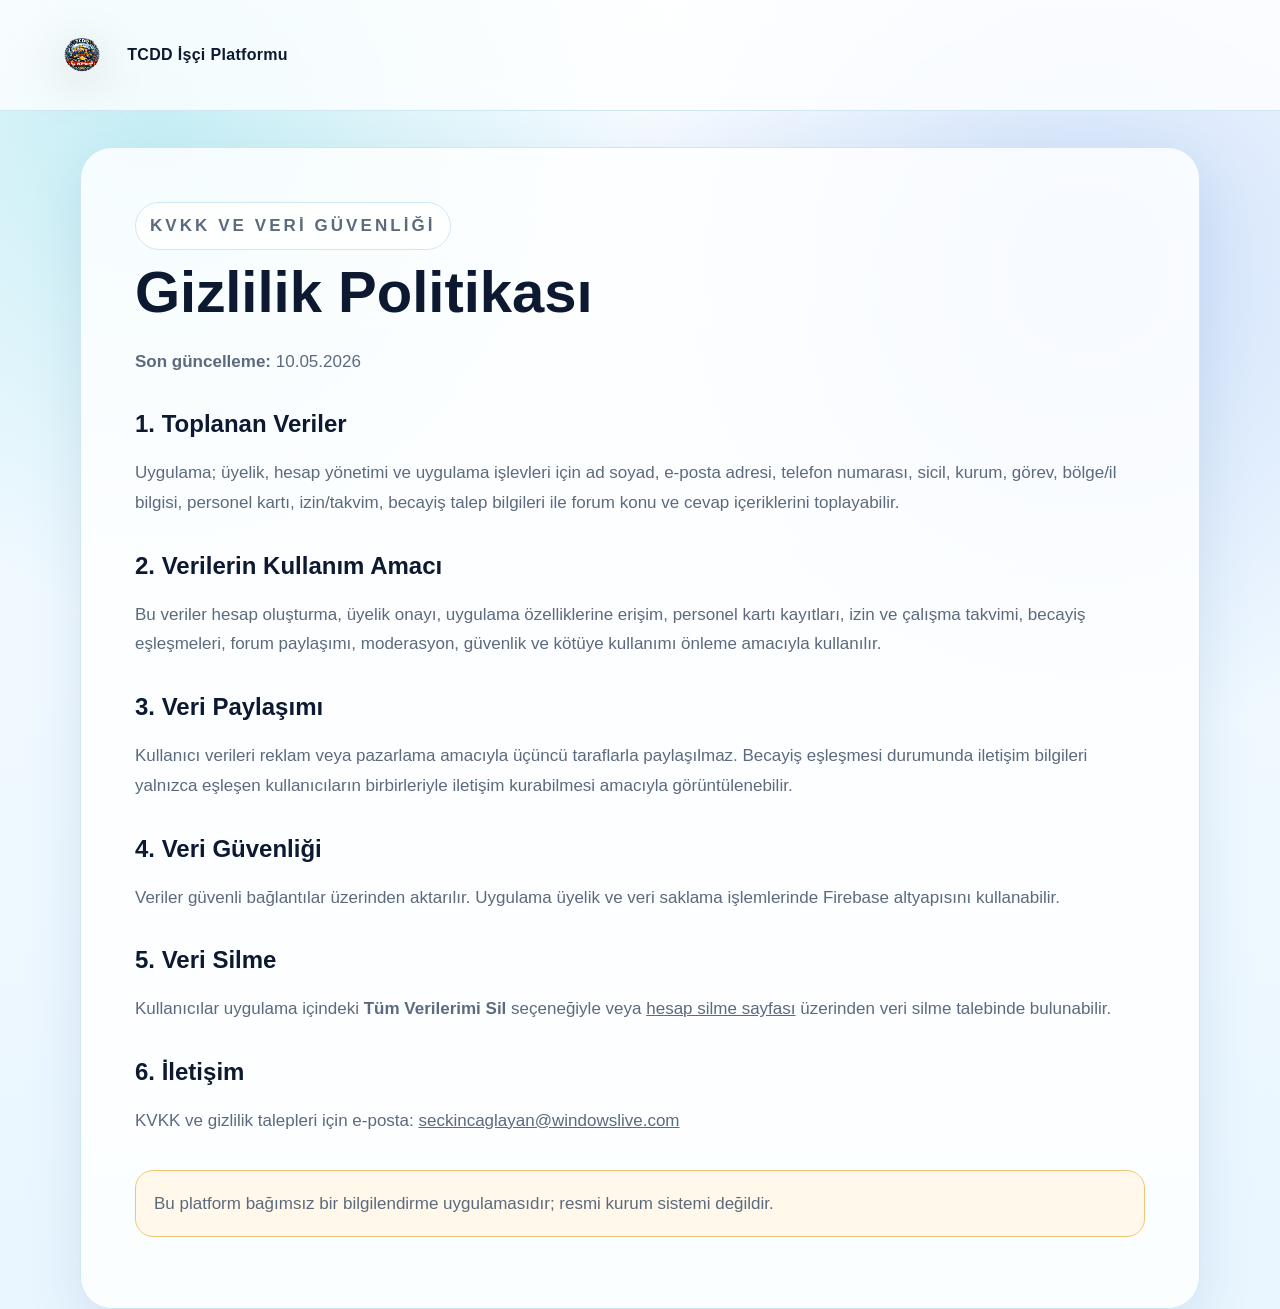
<file: gizlilik-politikasi/index.html>
<!doctype html>
<html lang="tr">
<head>
  <meta charset="utf-8">
  <meta name="viewport" content="width=device-width, initial-scale=1">
  <title>Gizlilik Politikası - TCDD İşçi Platformu</title>
  <meta name="description" content="TCDD İşçi Platformu gizlilik politikası ve KVKK bilgilendirmesi.">
  <link rel="canonical" href="https://www.demiryolcu.com.tr/gizlilik-politikasi">
  <link rel="stylesheet" href="../site.css">
</head>
<body class="page">
  <header class="simple-header">
    <a class="brand" href="../">
      <img src="../assets/platform_logo.png" alt="TCDD İşçi Platformu logosu">
      <span>TCDD İşçi Platformu</span>
    </a>
  </header>

  <main class="content-card">
    <p class="eyebrow">KVKK ve veri güvenliği</p>
    <h1>Gizlilik Politikası</h1>
    <p><strong>Son güncelleme:</strong> 10.05.2026</p>

    <h2>1. Toplanan Veriler</h2>
    <p>Uygulama; üyelik, hesap yönetimi ve uygulama işlevleri için ad soyad, e-posta adresi, telefon numarası, sicil, kurum, görev, bölge/il bilgisi, personel kartı, izin/takvim, becayiş talep bilgileri ile forum konu ve cevap içeriklerini toplayabilir.</p>

    <h2>2. Verilerin Kullanım Amacı</h2>
    <p>Bu veriler hesap oluşturma, üyelik onayı, uygulama özelliklerine erişim, personel kartı kayıtları, izin ve çalışma takvimi, becayiş eşleşmeleri, forum paylaşımı, moderasyon, güvenlik ve kötüye kullanımı önleme amacıyla kullanılır.</p>

    <h2>3. Veri Paylaşımı</h2>
    <p>Kullanıcı verileri reklam veya pazarlama amacıyla üçüncü taraflarla paylaşılmaz. Becayiş eşleşmesi durumunda iletişim bilgileri yalnızca eşleşen kullanıcıların birbirleriyle iletişim kurabilmesi amacıyla görüntülenebilir.</p>

    <h2>4. Veri Güvenliği</h2>
    <p>Veriler güvenli bağlantılar üzerinden aktarılır. Uygulama üyelik ve veri saklama işlemlerinde Firebase altyapısını kullanabilir.</p>

    <h2>5. Veri Silme</h2>
    <p>Kullanıcılar uygulama içindeki <strong>Tüm Verilerimi Sil</strong> seçeneğiyle veya <a href="../hesap-silme">hesap silme sayfası</a> üzerinden veri silme talebinde bulunabilir.</p>

    <h2>6. İletişim</h2>
    <p>KVKK ve gizlilik talepleri için e-posta: <a href="mailto:seckincaglayan@windowslive.com">seckincaglayan@windowslive.com</a></p>

    <p class="legal-note">Bu platform bağımsız bir bilgilendirme uygulamasıdır; resmi kurum sistemi değildir.</p>
  </main>
</body>
</html>
</file>
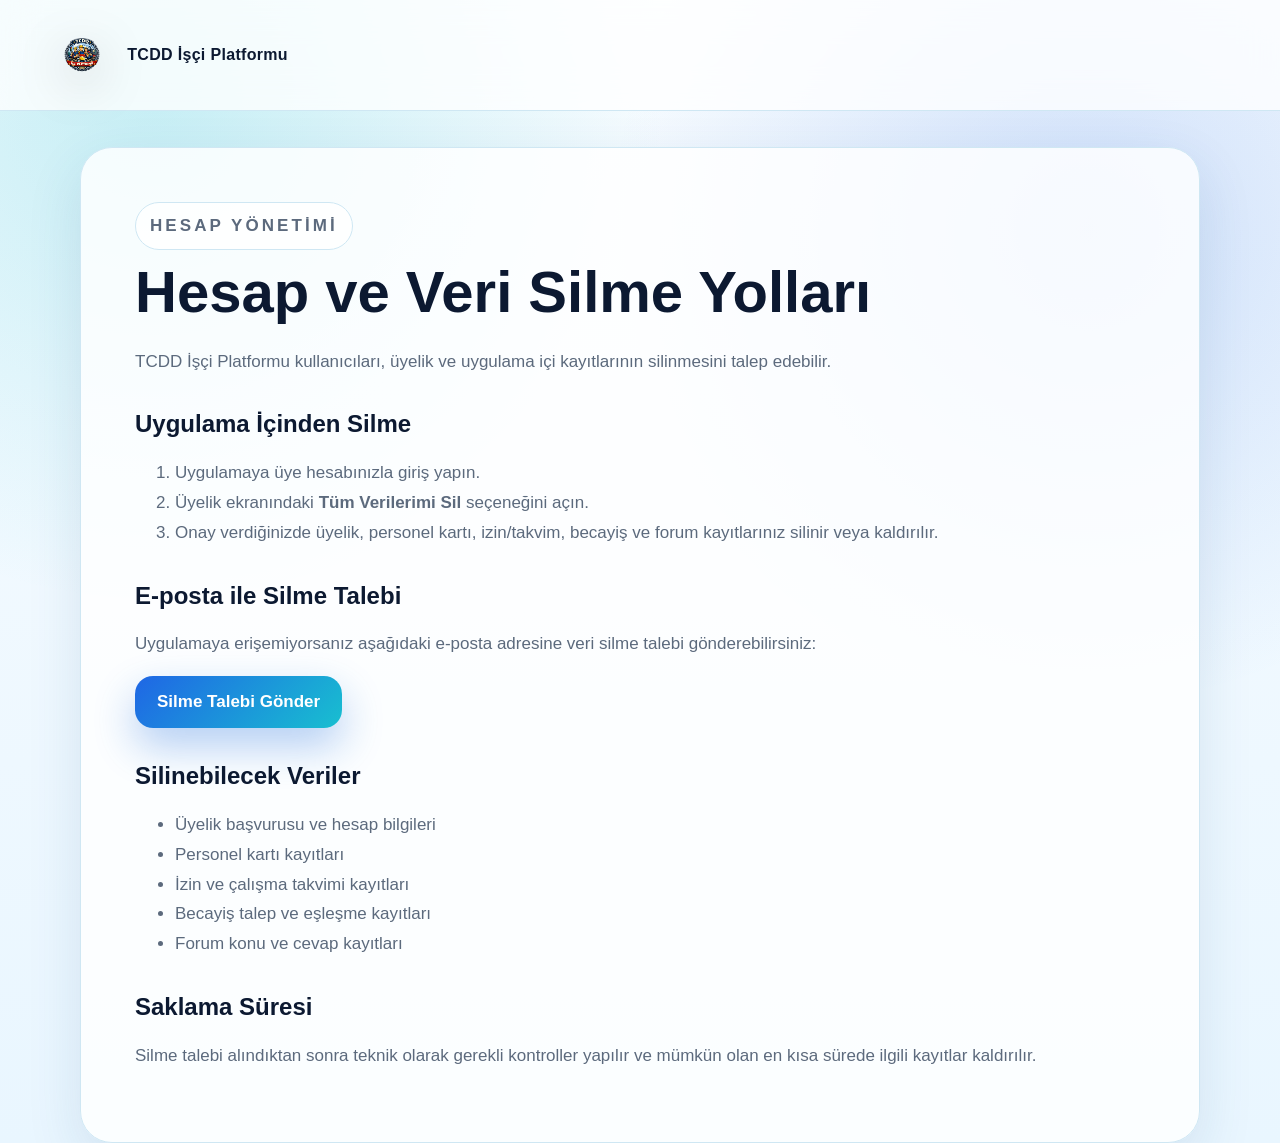
<file: hesap-silme/index.html>
<!doctype html>
<html lang="tr">
<head>
  <meta charset="utf-8">
  <meta name="viewport" content="width=device-width, initial-scale=1">
  <title>Hesap ve Veri Silme - TCDD İşçi Platformu</title>
  <meta name="description" content="TCDD İşçi Platformu hesap silme ve veri silme talep yolları.">
  <link rel="canonical" href="https://www.demiryolcu.com.tr/hesap-silme">
  <link rel="stylesheet" href="../site.css">
</head>
<body class="page">
  <header class="simple-header">
    <a class="brand" href="../">
      <img src="../assets/platform_logo.png" alt="TCDD İşçi Platformu logosu">
      <span>TCDD İşçi Platformu</span>
    </a>
  </header>

  <main class="content-card">
    <p class="eyebrow">Hesap yönetimi</p>
    <h1>Hesap ve Veri Silme Yolları</h1>
    <p>TCDD İşçi Platformu kullanıcıları, üyelik ve uygulama içi kayıtlarının silinmesini talep edebilir.</p>

    <h2>Uygulama İçinden Silme</h2>
    <ol>
      <li>Uygulamaya üye hesabınızla giriş yapın.</li>
      <li>Üyelik ekranındaki <strong>Tüm Verilerimi Sil</strong> seçeneğini açın.</li>
      <li>Onay verdiğinizde üyelik, personel kartı, izin/takvim, becayiş ve forum kayıtlarınız silinir veya kaldırılır.</li>
    </ol>

    <h2>E-posta ile Silme Talebi</h2>
    <p>Uygulamaya erişemiyorsanız aşağıdaki e-posta adresine veri silme talebi gönderebilirsiniz:</p>
    <p><a class="button primary inline" href="mailto:seckincaglayan@windowslive.com?subject=TCDD%20%C4%B0%C5%9F%C3%A7i%20Platformu%20Hesap%20Silme%20Talebi">Silme Talebi Gönder</a></p>

    <h2>Silinebilecek Veriler</h2>
    <ul>
      <li>Üyelik başvurusu ve hesap bilgileri</li>
      <li>Personel kartı kayıtları</li>
      <li>İzin ve çalışma takvimi kayıtları</li>
      <li>Becayiş talep ve eşleşme kayıtları</li>
      <li>Forum konu ve cevap kayıtları</li>
    </ul>

    <h2>Saklama Süresi</h2>
    <p>Silme talebi alındıktan sonra teknik olarak gerekli kontroller yapılır ve mümkün olan en kısa sürede ilgili kayıtlar kaldırılır.</p>
  </main>
</body>
</html>
</file>
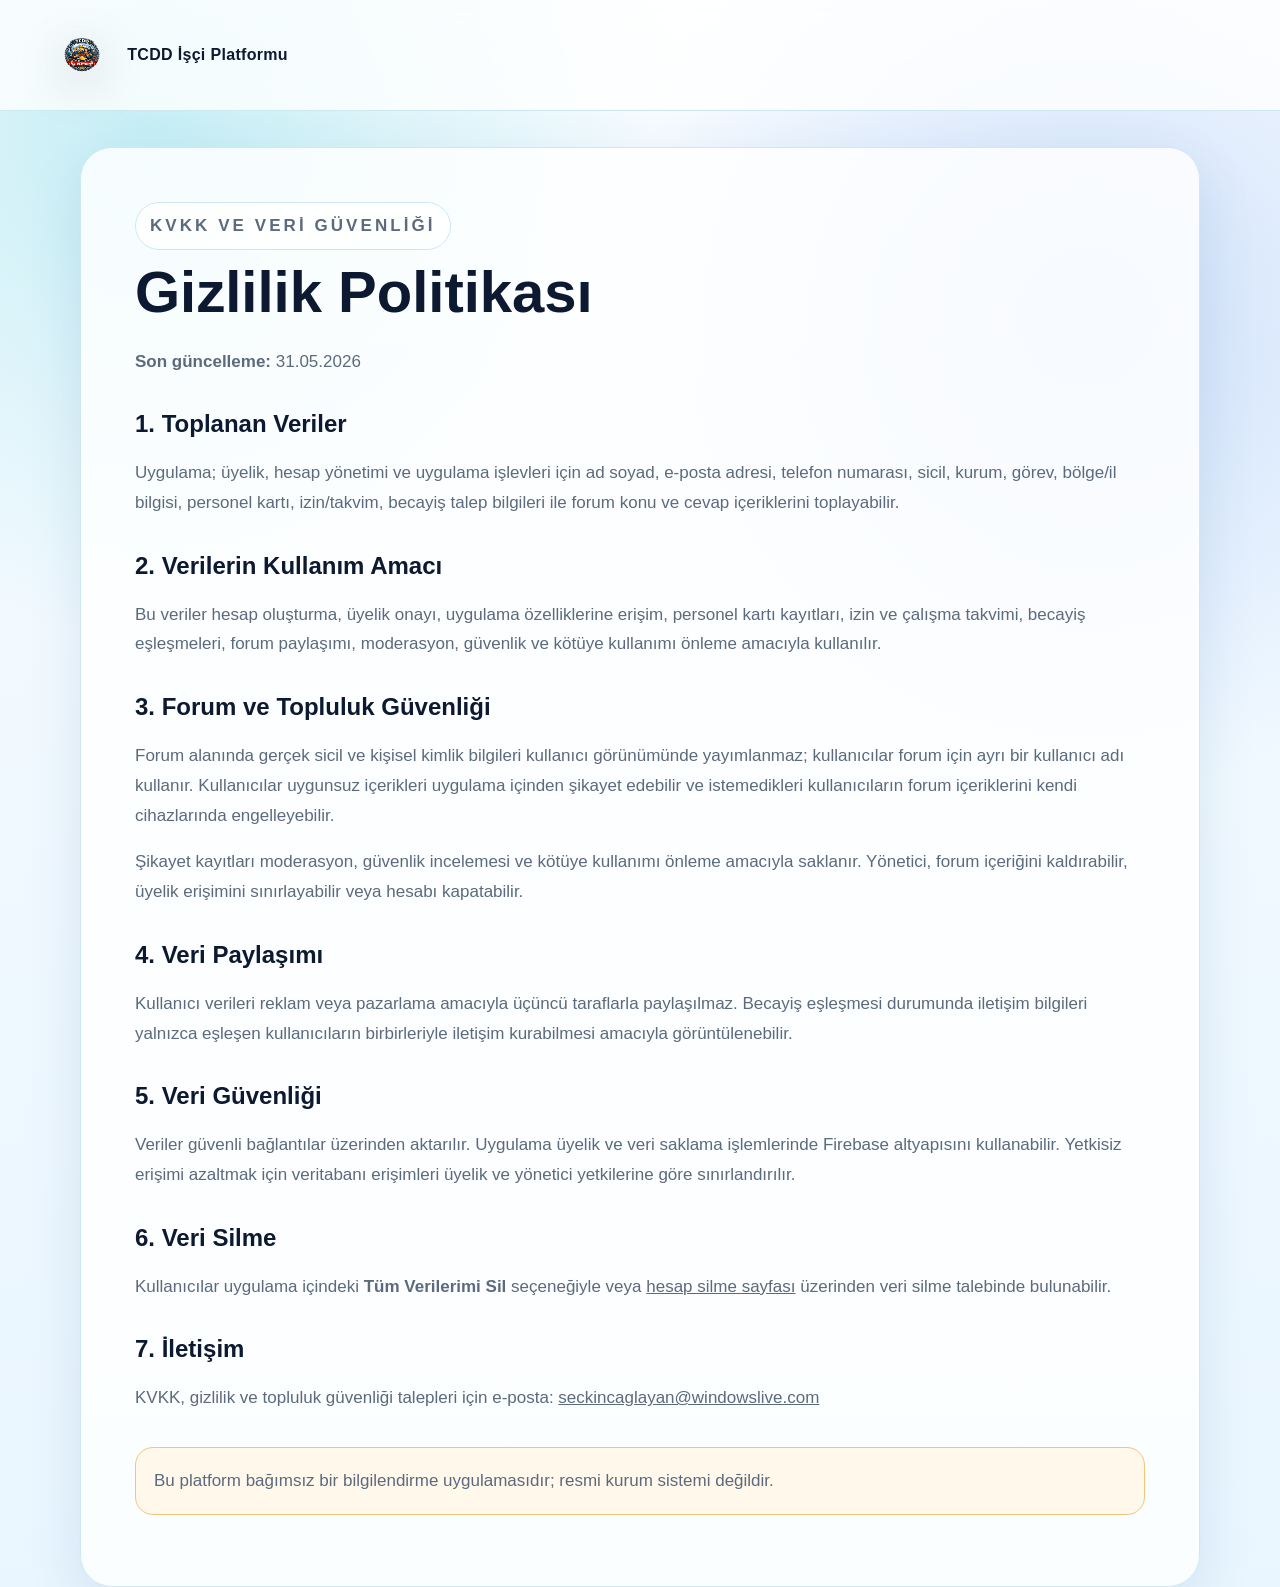
<file: gizlilik-politikasi.html>
<!doctype html>
<html lang="tr">
<head>
  <meta charset="utf-8">
  <meta name="viewport" content="width=device-width, initial-scale=1">
  <title>Gizlilik Politikası - TCDD İşçi Platformu</title>
  <meta name="description" content="TCDD İşçi Platformu gizlilik politikası, KVKK bilgilendirmesi ve topluluk güvenliği.">
  <link rel="canonical" href="https://www.demiryolcu.com.tr/gizlilik-politikasi">
  <link rel="stylesheet" href="site.css">
</head>
<body class="page">
  <header class="simple-header">
    <a class="brand" href="./">
      <img src="assets/platform_logo.png" alt="TCDD İşçi Platformu logosu">
      <span>TCDD İşçi Platformu</span>
    </a>
  </header>

  <main class="content-card">
    <p class="eyebrow">KVKK ve veri güvenliği</p>
    <h1>Gizlilik Politikası</h1>
    <p><strong>Son güncelleme:</strong> 31.05.2026</p>

    <h2>1. Toplanan Veriler</h2>
    <p>Uygulama; üyelik, hesap yönetimi ve uygulama işlevleri için ad soyad, e-posta adresi, telefon numarası, sicil, kurum, görev, bölge/il bilgisi, personel kartı, izin/takvim, becayiş talep bilgileri ile forum konu ve cevap içeriklerini toplayabilir.</p>

    <h2>2. Verilerin Kullanım Amacı</h2>
    <p>Bu veriler hesap oluşturma, üyelik onayı, uygulama özelliklerine erişim, personel kartı kayıtları, izin ve çalışma takvimi, becayiş eşleşmeleri, forum paylaşımı, moderasyon, güvenlik ve kötüye kullanımı önleme amacıyla kullanılır.</p>

    <h2>3. Forum ve Topluluk Güvenliği</h2>
    <p>Forum alanında gerçek sicil ve kişisel kimlik bilgileri kullanıcı görünümünde yayımlanmaz; kullanıcılar forum için ayrı bir kullanıcı adı kullanır. Kullanıcılar uygunsuz içerikleri uygulama içinden şikayet edebilir ve istemedikleri kullanıcıların forum içeriklerini kendi cihazlarında engelleyebilir.</p>
    <p>Şikayet kayıtları moderasyon, güvenlik incelemesi ve kötüye kullanımı önleme amacıyla saklanır. Yönetici, forum içeriğini kaldırabilir, üyelik erişimini sınırlayabilir veya hesabı kapatabilir.</p>

    <h2>4. Veri Paylaşımı</h2>
    <p>Kullanıcı verileri reklam veya pazarlama amacıyla üçüncü taraflarla paylaşılmaz. Becayiş eşleşmesi durumunda iletişim bilgileri yalnızca eşleşen kullanıcıların birbirleriyle iletişim kurabilmesi amacıyla görüntülenebilir.</p>

    <h2>5. Veri Güvenliği</h2>
    <p>Veriler güvenli bağlantılar üzerinden aktarılır. Uygulama üyelik ve veri saklama işlemlerinde Firebase altyapısını kullanabilir. Yetkisiz erişimi azaltmak için veritabanı erişimleri üyelik ve yönetici yetkilerine göre sınırlandırılır.</p>

    <h2>6. Veri Silme</h2>
    <p>Kullanıcılar uygulama içindeki <strong>Tüm Verilerimi Sil</strong> seçeneğiyle veya <a href="hesap-silme">hesap silme sayfası</a> üzerinden veri silme talebinde bulunabilir.</p>

    <h2>7. İletişim</h2>
    <p>KVKK, gizlilik ve topluluk güvenliği talepleri için e-posta: <a href="mailto:seckincaglayan@windowslive.com">seckincaglayan@windowslive.com</a></p>

    <p class="legal-note">Bu platform bağımsız bir bilgilendirme uygulamasıdır; resmi kurum sistemi değildir.</p>
  </main>
</body>
</html>
</file>
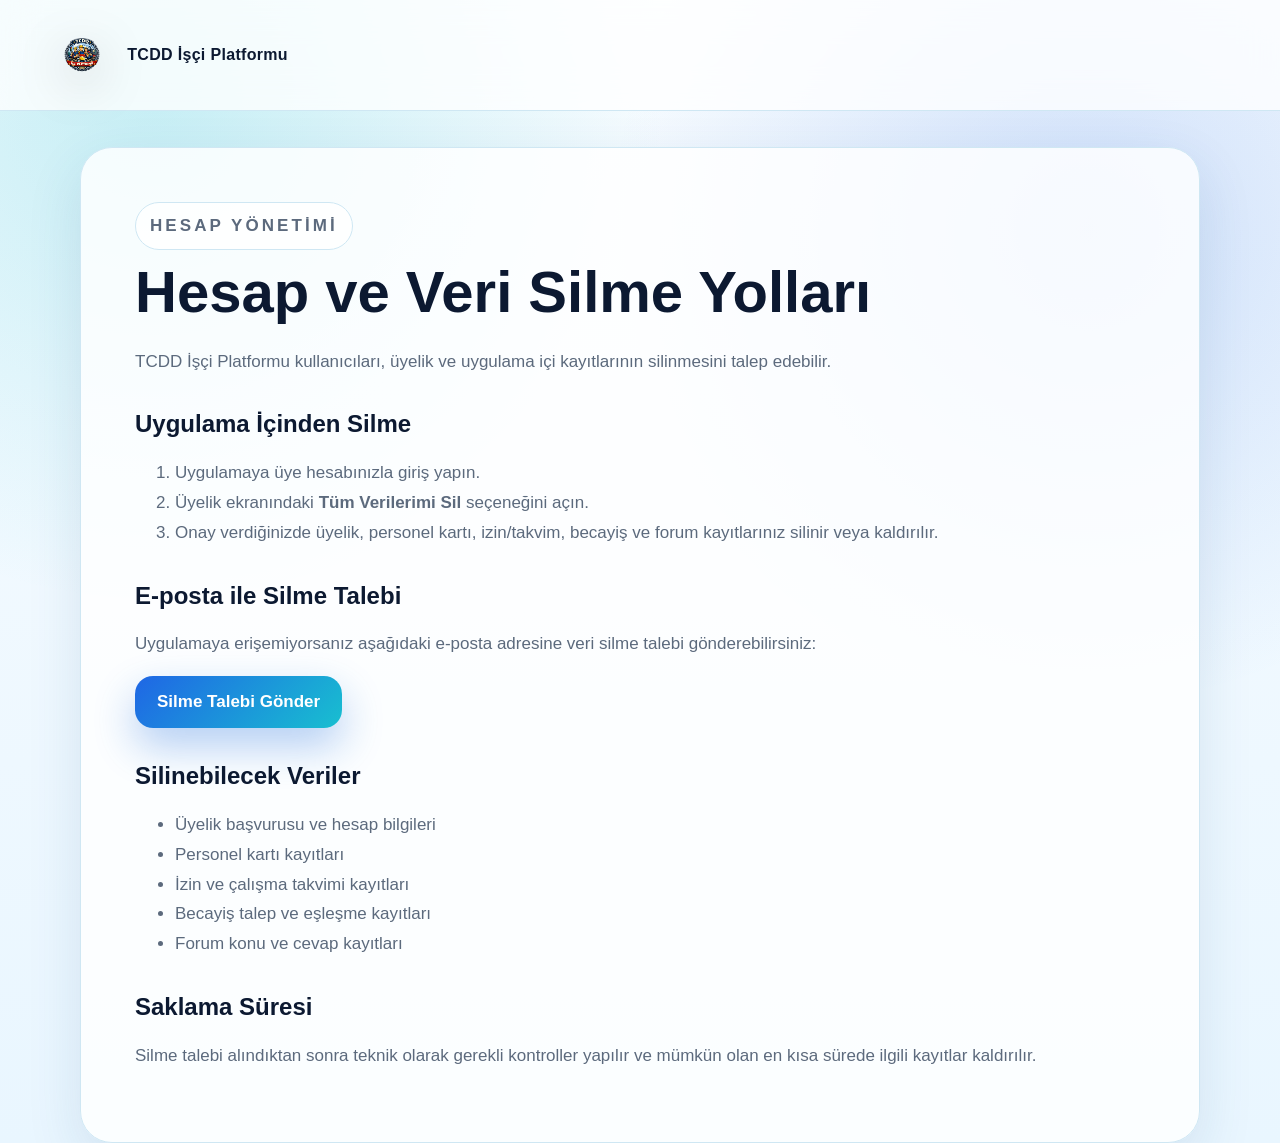
<file: hesap-silme.html>
<!doctype html>
<html lang="tr">
<head>
  <meta charset="utf-8">
  <meta name="viewport" content="width=device-width, initial-scale=1">
  <title>Hesap ve Veri Silme - TCDD İşçi Platformu</title>
  <meta name="description" content="TCDD İşçi Platformu hesap silme ve veri silme talep yolları.">
  <link rel="canonical" href="https://www.demiryolcu.com.tr/hesap-silme">
  <link rel="stylesheet" href="site.css">
</head>
<body class="page">
  <header class="simple-header">
    <a class="brand" href="./">
      <img src="assets/platform_logo.png" alt="TCDD İşçi Platformu logosu">
      <span>TCDD İşçi Platformu</span>
    </a>
  </header>

  <main class="content-card">
    <p class="eyebrow">Hesap yönetimi</p>
    <h1>Hesap ve Veri Silme Yolları</h1>
    <p>TCDD İşçi Platformu kullanıcıları, üyelik ve uygulama içi kayıtlarının silinmesini talep edebilir.</p>

    <h2>Uygulama İçinden Silme</h2>
    <ol>
      <li>Uygulamaya üye hesabınızla giriş yapın.</li>
      <li>Üyelik ekranındaki <strong>Tüm Verilerimi Sil</strong> seçeneğini açın.</li>
      <li>Onay verdiğinizde üyelik, personel kartı, izin/takvim, becayiş ve forum kayıtlarınız silinir veya kaldırılır.</li>
    </ol>

    <h2>E-posta ile Silme Talebi</h2>
    <p>Uygulamaya erişemiyorsanız aşağıdaki e-posta adresine veri silme talebi gönderebilirsiniz:</p>
    <p><a class="button primary inline" href="mailto:seckincaglayan@windowslive.com?subject=TCDD%20%C4%B0%C5%9F%C3%A7i%20Platformu%20Hesap%20Silme%20Talebi">Silme Talebi Gönder</a></p>

    <h2>Silinebilecek Veriler</h2>
    <ul>
      <li>Üyelik başvurusu ve hesap bilgileri</li>
      <li>Personel kartı kayıtları</li>
      <li>İzin ve çalışma takvimi kayıtları</li>
      <li>Becayiş talep ve eşleşme kayıtları</li>
      <li>Forum konu ve cevap kayıtları</li>
    </ul>

    <h2>Saklama Süresi</h2>
    <p>Silme talebi alındıktan sonra teknik olarak gerekli kontroller yapılır ve mümkün olan en kısa sürede ilgili kayıtlar kaldırılır.</p>
  </main>
</body>
</html>
</file>
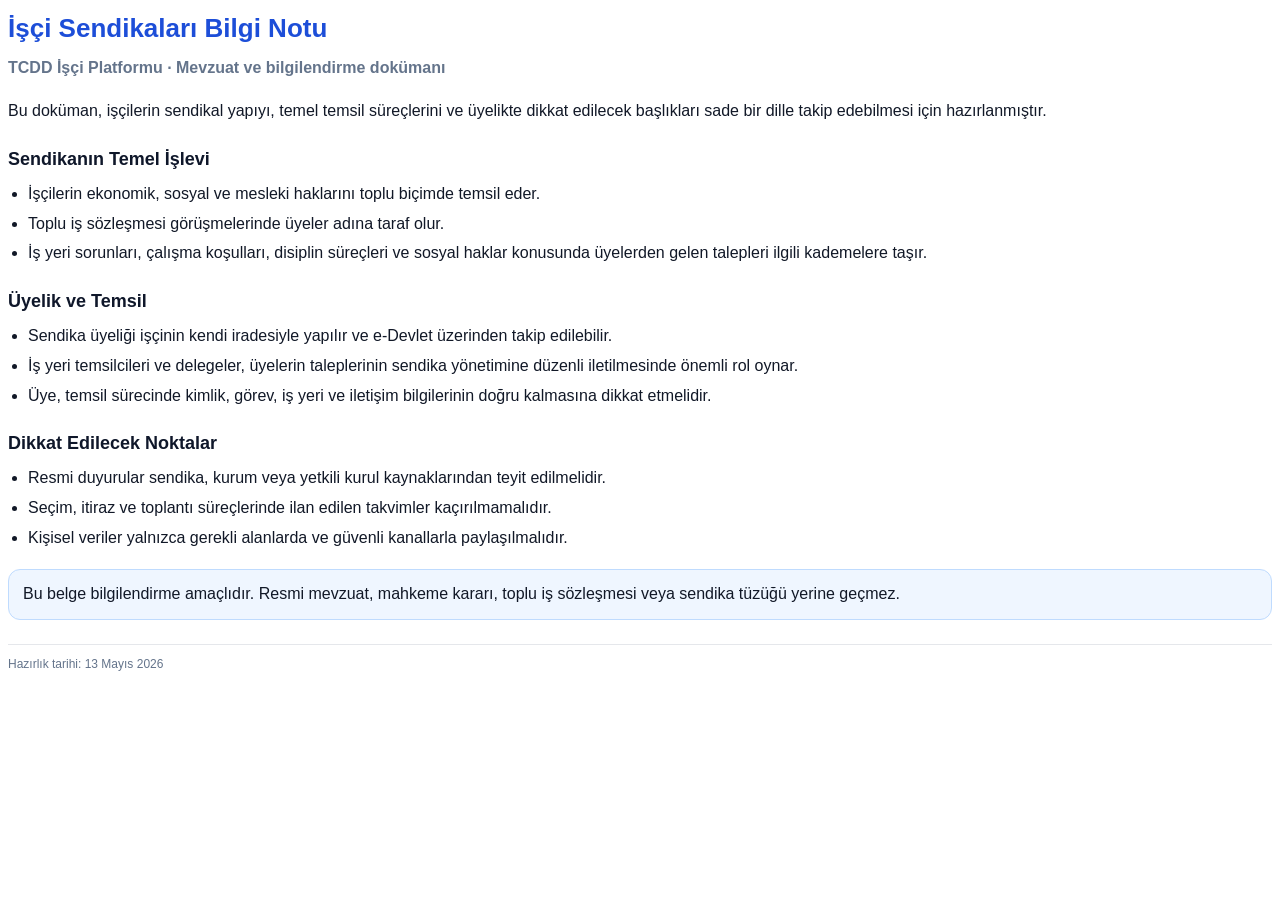
<file: docs/isci-sendikalari-bilgi-notu.html>
<!doctype html>
<html lang="tr">
<head>
  <meta charset="utf-8">
  <title>İşçi Sendikaları Bilgi Notu</title>
  <style>
    @page{size:A4;margin:18mm}
    body{font-family:Arial,"Segoe UI",sans-serif;color:#111827;line-height:1.55}
    h1{color:#1d4ed8;font-size:26px;margin:0 0 8px}
    h2{color:#0f172a;font-size:18px;margin:22px 0 8px}
    p{margin:0 0 10px}
    ul{margin:8px 0 14px 20px;padding:0}
    li{margin:5px 0}
    .meta{color:#64748b;font-weight:700;margin-bottom:18px}
    .note{border:1px solid #bfdbfe;background:#eff6ff;border-radius:12px;padding:12px 14px;margin-top:18px}
    .footer{margin-top:24px;color:#64748b;font-size:12px;border-top:1px solid #e5e7eb;padding-top:10px}
  </style>
</head>
<body>
  <h1>İşçi Sendikaları Bilgi Notu</h1>
  <div class="meta">TCDD İşçi Platformu · Mevzuat ve bilgilendirme dokümanı</div>
  <p>Bu doküman, işçilerin sendikal yapıyı, temel temsil süreçlerini ve üyelikte dikkat edilecek başlıkları sade bir dille takip edebilmesi için hazırlanmıştır.</p>

  <h2>Sendikanın Temel İşlevi</h2>
  <ul>
    <li>İşçilerin ekonomik, sosyal ve mesleki haklarını toplu biçimde temsil eder.</li>
    <li>Toplu iş sözleşmesi görüşmelerinde üyeler adına taraf olur.</li>
    <li>İş yeri sorunları, çalışma koşulları, disiplin süreçleri ve sosyal haklar konusunda üyelerden gelen talepleri ilgili kademelere taşır.</li>
  </ul>

  <h2>Üyelik ve Temsil</h2>
  <ul>
    <li>Sendika üyeliği işçinin kendi iradesiyle yapılır ve e-Devlet üzerinden takip edilebilir.</li>
    <li>İş yeri temsilcileri ve delegeler, üyelerin taleplerinin sendika yönetimine düzenli iletilmesinde önemli rol oynar.</li>
    <li>Üye, temsil sürecinde kimlik, görev, iş yeri ve iletişim bilgilerinin doğru kalmasına dikkat etmelidir.</li>
  </ul>

  <h2>Dikkat Edilecek Noktalar</h2>
  <ul>
    <li>Resmi duyurular sendika, kurum veya yetkili kurul kaynaklarından teyit edilmelidir.</li>
    <li>Seçim, itiraz ve toplantı süreçlerinde ilan edilen takvimler kaçırılmamalıdır.</li>
    <li>Kişisel veriler yalnızca gerekli alanlarda ve güvenli kanallarla paylaşılmalıdır.</li>
  </ul>

  <div class="note">Bu belge bilgilendirme amaçlıdır. Resmi mevzuat, mahkeme kararı, toplu iş sözleşmesi veya sendika tüzüğü yerine geçmez.</div>
  <div class="footer">Hazırlık tarihi: 13 Mayıs 2026</div>
</body>
</html>
</file>
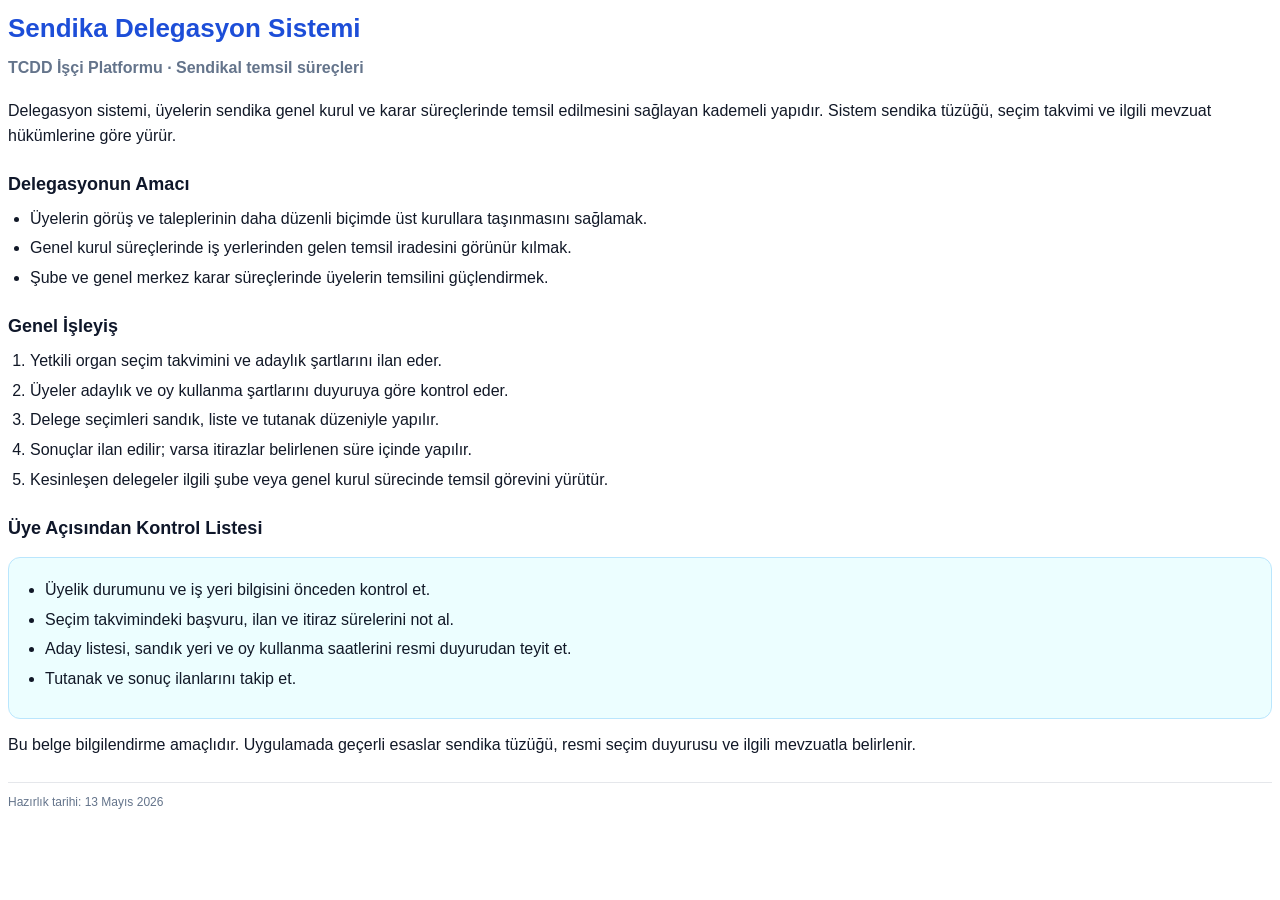
<file: docs/sendika-delegasyon-sistemi.html>
<!doctype html>
<html lang="tr">
<head>
  <meta charset="utf-8">
  <title>Sendika Delegasyon Sistemi</title>
  <style>
    @page{size:A4;margin:18mm}
    body{font-family:Arial,"Segoe UI",sans-serif;color:#111827;line-height:1.55}
    h1{color:#1d4ed8;font-size:26px;margin:0 0 8px}
    h2{color:#0f172a;font-size:18px;margin:22px 0 8px}
    p{margin:0 0 10px}
    ol,ul{margin:8px 0 14px 22px;padding:0}
    li{margin:5px 0}
    .meta{color:#64748b;font-weight:700;margin-bottom:18px}
    .box{border:1px solid #bae6fd;background:#ecfeff;border-radius:12px;padding:12px 14px;margin:14px 0}
    .footer{margin-top:24px;color:#64748b;font-size:12px;border-top:1px solid #e5e7eb;padding-top:10px}
  </style>
</head>
<body>
  <h1>Sendika Delegasyon Sistemi</h1>
  <div class="meta">TCDD İşçi Platformu · Sendikal temsil süreçleri</div>
  <p>Delegasyon sistemi, üyelerin sendika genel kurul ve karar süreçlerinde temsil edilmesini sağlayan kademeli yapıdır. Sistem sendika tüzüğü, seçim takvimi ve ilgili mevzuat hükümlerine göre yürür.</p>

  <h2>Delegasyonun Amacı</h2>
  <ul>
    <li>Üyelerin görüş ve taleplerinin daha düzenli biçimde üst kurullara taşınmasını sağlamak.</li>
    <li>Genel kurul süreçlerinde iş yerlerinden gelen temsil iradesini görünür kılmak.</li>
    <li>Şube ve genel merkez karar süreçlerinde üyelerin temsilini güçlendirmek.</li>
  </ul>

  <h2>Genel İşleyiş</h2>
  <ol>
    <li>Yetkili organ seçim takvimini ve adaylık şartlarını ilan eder.</li>
    <li>Üyeler adaylık ve oy kullanma şartlarını duyuruya göre kontrol eder.</li>
    <li>Delege seçimleri sandık, liste ve tutanak düzeniyle yapılır.</li>
    <li>Sonuçlar ilan edilir; varsa itirazlar belirlenen süre içinde yapılır.</li>
    <li>Kesinleşen delegeler ilgili şube veya genel kurul sürecinde temsil görevini yürütür.</li>
  </ol>

  <h2>Üye Açısından Kontrol Listesi</h2>
  <div class="box">
    <ul>
      <li>Üyelik durumunu ve iş yeri bilgisini önceden kontrol et.</li>
      <li>Seçim takvimindeki başvuru, ilan ve itiraz sürelerini not al.</li>
      <li>Aday listesi, sandık yeri ve oy kullanma saatlerini resmi duyurudan teyit et.</li>
      <li>Tutanak ve sonuç ilanlarını takip et.</li>
    </ul>
  </div>

  <p>Bu belge bilgilendirme amaçlıdır. Uygulamada geçerli esaslar sendika tüzüğü, resmi seçim duyurusu ve ilgili mevzuatla belirlenir.</p>
  <div class="footer">Hazırlık tarihi: 13 Mayıs 2026</div>
</body>
</html>
</file>
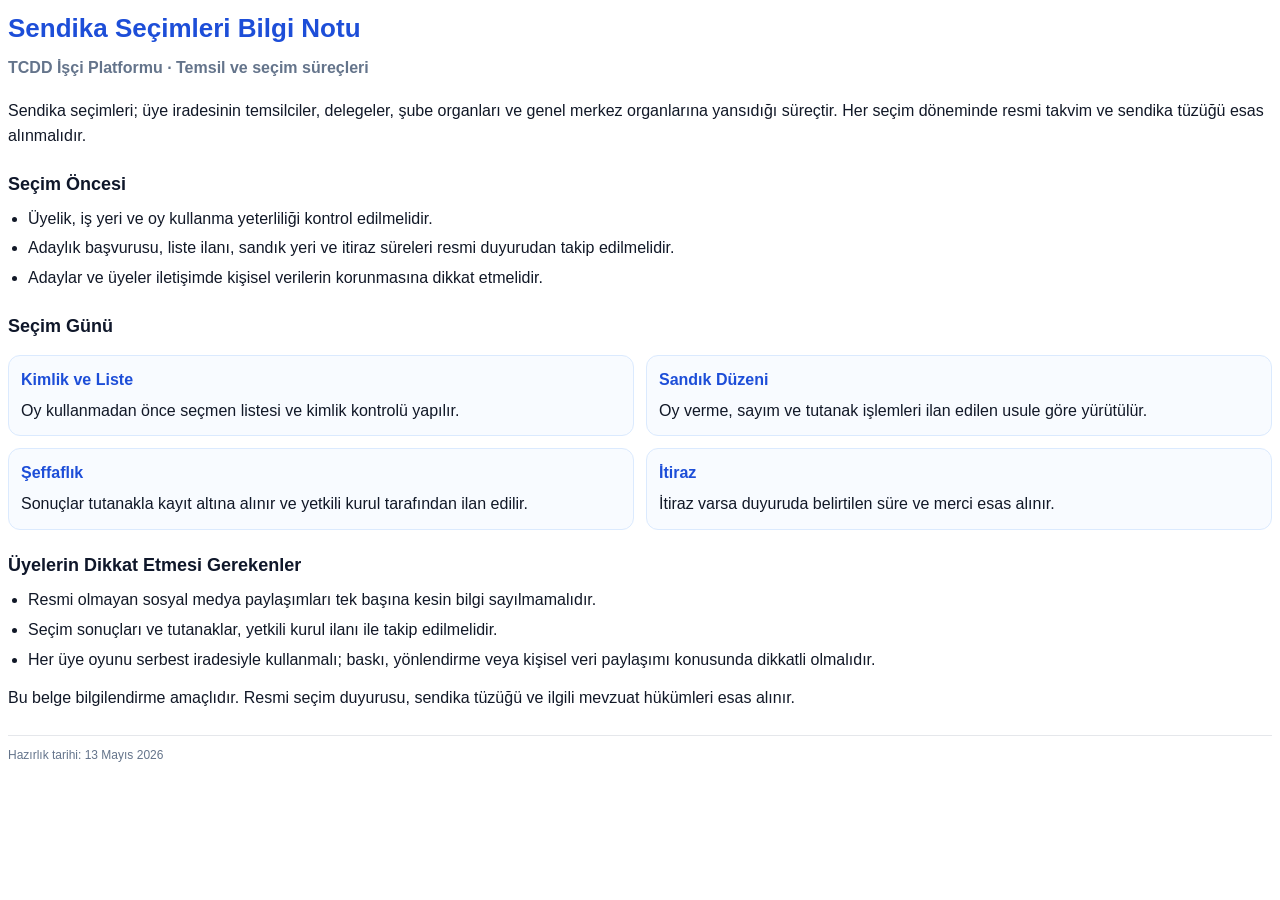
<file: docs/sendika-secimleri-bilgi-notu.html>
<!doctype html>
<html lang="tr">
<head>
  <meta charset="utf-8">
  <title>Sendika Seçimleri Bilgi Notu</title>
  <style>
    @page{size:A4;margin:18mm}
    body{font-family:Arial,"Segoe UI",sans-serif;color:#111827;line-height:1.55}
    h1{color:#1d4ed8;font-size:26px;margin:0 0 8px}
    h2{color:#0f172a;font-size:18px;margin:22px 0 8px}
    p{margin:0 0 10px}
    ul{margin:8px 0 14px 20px;padding:0}
    li{margin:5px 0}
    .meta{color:#64748b;font-weight:700;margin-bottom:18px}
    .grid{display:grid;grid-template-columns:1fr 1fr;gap:12px;margin:14px 0}
    .card{border:1px solid #dbeafe;background:#f8fbff;border-radius:12px;padding:12px}
    .card strong{display:block;color:#1d4ed8;margin-bottom:6px}
    .footer{margin-top:24px;color:#64748b;font-size:12px;border-top:1px solid #e5e7eb;padding-top:10px}
  </style>
</head>
<body>
  <h1>Sendika Seçimleri Bilgi Notu</h1>
  <div class="meta">TCDD İşçi Platformu · Temsil ve seçim süreçleri</div>
  <p>Sendika seçimleri; üye iradesinin temsilciler, delegeler, şube organları ve genel merkez organlarına yansıdığı süreçtir. Her seçim döneminde resmi takvim ve sendika tüzüğü esas alınmalıdır.</p>

  <h2>Seçim Öncesi</h2>
  <ul>
    <li>Üyelik, iş yeri ve oy kullanma yeterliliği kontrol edilmelidir.</li>
    <li>Adaylık başvurusu, liste ilanı, sandık yeri ve itiraz süreleri resmi duyurudan takip edilmelidir.</li>
    <li>Adaylar ve üyeler iletişimde kişisel verilerin korunmasına dikkat etmelidir.</li>
  </ul>

  <h2>Seçim Günü</h2>
  <div class="grid">
    <div class="card"><strong>Kimlik ve Liste</strong>Oy kullanmadan önce seçmen listesi ve kimlik kontrolü yapılır.</div>
    <div class="card"><strong>Sandık Düzeni</strong>Oy verme, sayım ve tutanak işlemleri ilan edilen usule göre yürütülür.</div>
    <div class="card"><strong>Şeffaflık</strong>Sonuçlar tutanakla kayıt altına alınır ve yetkili kurul tarafından ilan edilir.</div>
    <div class="card"><strong>İtiraz</strong>İtiraz varsa duyuruda belirtilen süre ve merci esas alınır.</div>
  </div>

  <h2>Üyelerin Dikkat Etmesi Gerekenler</h2>
  <ul>
    <li>Resmi olmayan sosyal medya paylaşımları tek başına kesin bilgi sayılmamalıdır.</li>
    <li>Seçim sonuçları ve tutanaklar, yetkili kurul ilanı ile takip edilmelidir.</li>
    <li>Her üye oyunu serbest iradesiyle kullanmalı; baskı, yönlendirme veya kişisel veri paylaşımı konusunda dikkatli olmalıdır.</li>
  </ul>

  <p>Bu belge bilgilendirme amaçlıdır. Resmi seçim duyurusu, sendika tüzüğü ve ilgili mevzuat hükümleri esas alınır.</p>
  <div class="footer">Hazırlık tarihi: 13 Mayıs 2026</div>
</body>
</html>
</file>
<file: site.css>
:root {
  --ink: #0c1931;
  --muted: #5c6a7d;
  --blue: #1f66e5;
  --cyan: #18bfd0;
  --line: #cfe7f3;
  --surface: rgba(255, 255, 255, 0.82);
  --soft: #edf8ff;
  --gold: #f4b53a;
}

* {
  box-sizing: border-box;
}

body {
  margin: 0;
  color: var(--ink);
  font-family: "Trebuchet MS", "Segoe UI", sans-serif;
  background:
    radial-gradient(circle at 12% 8%, rgba(24, 191, 208, 0.22), transparent 32rem),
    radial-gradient(circle at 85% 20%, rgba(31, 102, 229, 0.18), transparent 30rem),
    linear-gradient(180deg, #f8fcff 0%, #e9f6ff 100%);
}

a {
  color: inherit;
}

.hero {
  min-height: 760px;
  padding: 28px clamp(18px, 4vw, 70px) 80px;
  background:
    linear-gradient(135deg, rgba(4, 30, 71, 0.98), rgba(9, 95, 146, 0.92)),
    linear-gradient(45deg, transparent 48%, rgba(255,255,255,.12) 50%, transparent 52%);
  color: white;
  overflow: hidden;
  position: relative;
}

.hero::after {
  content: "";
  position: absolute;
  inset: auto -10% -210px -10%;
  height: 330px;
  background: #f8fcff;
  border-radius: 50% 50% 0 0;
}

.topbar,
.simple-header {
  display: flex;
  align-items: center;
  justify-content: space-between;
  gap: 18px;
  position: relative;
  z-index: 2;
}

.simple-header {
  padding: 24px clamp(18px, 4vw, 70px);
  background: rgba(255,255,255,.78);
  backdrop-filter: blur(18px);
  border-bottom: 1px solid var(--line);
}

.brand {
  display: inline-flex;
  align-items: center;
  gap: 14px;
  text-decoration: none;
  font-weight: 900;
  letter-spacing: .02em;
}

.brand img {
  width: 62px;
  height: 62px;
  object-fit: contain;
  filter: drop-shadow(0 12px 24px rgba(0,0,0,.18));
}

.navlinks {
  display: flex;
  gap: 8px;
  flex-wrap: wrap;
}

.navlinks a {
  text-decoration: none;
  padding: 10px 14px;
  border: 1px solid rgba(255,255,255,.25);
  border-radius: 999px;
  background: rgba(255,255,255,.08);
}

.hero-grid {
  display: grid;
  grid-template-columns: minmax(0, 1.1fr) minmax(260px, .9fr);
  gap: clamp(28px, 6vw, 90px);
  align-items: center;
  min-height: 610px;
  position: relative;
  z-index: 1;
}

.hero-copy h1 {
  font-size: clamp(44px, 8vw, 94px);
  line-height: .95;
  margin: 12px 0 22px;
  max-width: 850px;
}

.lead {
  font-size: clamp(18px, 2vw, 24px);
  line-height: 1.55;
  max-width: 760px;
  color: rgba(255,255,255,.82);
}

.eyebrow {
  display: inline-block;
  margin: 0 0 12px;
  padding: 8px 14px;
  border: 1px solid var(--line);
  border-radius: 999px;
  color: #1b63cb;
  background: rgba(255,255,255,.78);
  font-size: 13px;
  font-weight: 900;
  letter-spacing: .18em;
  text-transform: uppercase;
}

.hero .eyebrow {
  color: #dffaff;
  background: rgba(255,255,255,.1);
  border-color: rgba(255,255,255,.22);
}

.actions {
  display: flex;
  gap: 14px;
  flex-wrap: wrap;
  margin-top: 32px;
}

.button {
  display: inline-flex;
  justify-content: center;
  align-items: center;
  min-height: 52px;
  padding: 0 22px;
  border-radius: 18px;
  font-weight: 900;
  text-decoration: none;
}

.button.primary {
  color: white;
  background: linear-gradient(135deg, var(--blue), var(--cyan));
  box-shadow: 0 18px 42px rgba(19, 104, 219, .32);
}

.button.ghost {
  border: 1px solid rgba(255,255,255,.26);
  color: white;
  background: rgba(255,255,255,.08);
}

.button.inline {
  width: fit-content;
}

.hero-card {
  display: grid;
  place-items: center;
  min-height: 420px;
  border: 1px solid rgba(255,255,255,.18);
  border-radius: 48px;
  background:
    radial-gradient(circle, rgba(255,255,255,.22), transparent 55%),
    rgba(255,255,255,.08);
  box-shadow: inset 0 0 0 1px rgba(255,255,255,.08), 0 35px 90px rgba(0,0,0,.24);
}

.hero-card img {
  width: min(78%, 430px);
  filter: drop-shadow(0 28px 35px rgba(0,0,0,.28));
}

.section,
.notice,
.content-card {
  width: min(1120px, calc(100% - 32px));
  margin: 0 auto;
  position: relative;
  z-index: 3;
}

.section {
  padding: 86px 0 38px;
}

.section h2,
.notice h2,
.content-card h1 {
  font-size: clamp(32px, 5vw, 58px);
  line-height: 1.05;
  margin: 0 0 24px;
}

.feature-grid {
  display: grid;
  grid-template-columns: repeat(4, minmax(0, 1fr));
  gap: 18px;
}

.feature-card,
.notice,
.content-card,
.link-panel {
  border: 1px solid var(--line);
  border-radius: 32px;
  background: var(--surface);
  box-shadow: 0 20px 55px rgba(22, 79, 129, .12);
}

.feature-card {
  min-height: 285px;
  padding: 24px;
}

.feature-card img {
  width: 108px;
  height: 108px;
  object-fit: contain;
  filter: drop-shadow(0 16px 24px rgba(12, 25, 49, .16));
}

.feature-card h3 {
  font-size: 24px;
  margin: 18px 0 10px;
}

.feature-card p,
.notice p,
.content-card p,
.content-card li {
  color: var(--muted);
  line-height: 1.75;
  font-size: 17px;
}

.notice {
  padding: 34px;
  margin-top: 48px;
  border-color: #f3c37b;
  background: linear-gradient(135deg, #fffaf0, #ffffff);
}

.two-col {
  display: grid;
  grid-template-columns: minmax(0, 1fr) minmax(260px, 390px);
  gap: 24px;
  align-items: center;
}

.link-panel {
  display: grid;
  gap: 12px;
  padding: 22px;
}

.link-panel a {
  padding: 17px 18px;
  border-radius: 18px;
  text-decoration: none;
  font-weight: 900;
  background: var(--soft);
  border: 1px solid var(--line);
}

footer {
  display: flex;
  justify-content: space-between;
  gap: 18px;
  width: min(1120px, calc(100% - 32px));
  margin: 58px auto 36px;
  padding-top: 20px;
  border-top: 1px solid var(--line);
  color: var(--muted);
}

.page {
  min-height: 100vh;
}

.content-card {
  margin-top: 36px;
  padding: clamp(24px, 5vw, 54px);
}

.content-card h2 {
  margin-top: 34px;
}

.legal-note {
  margin-top: 34px;
  padding: 18px;
  border-radius: 18px;
  background: #fff8eb;
  border: 1px solid #f2c477;
}

@media (max-width: 850px) {
  .hero {
    min-height: auto;
    padding-bottom: 70px;
  }

  .hero-grid,
  .two-col {
    grid-template-columns: 1fr;
  }

  .feature-grid {
    grid-template-columns: 1fr;
  }

  .hero-card {
    min-height: 300px;
  }

  .topbar,
  footer {
    align-items: flex-start;
    flex-direction: column;
  }

  .navlinks a {
    padding: 9px 12px;
  }
}
</file>
